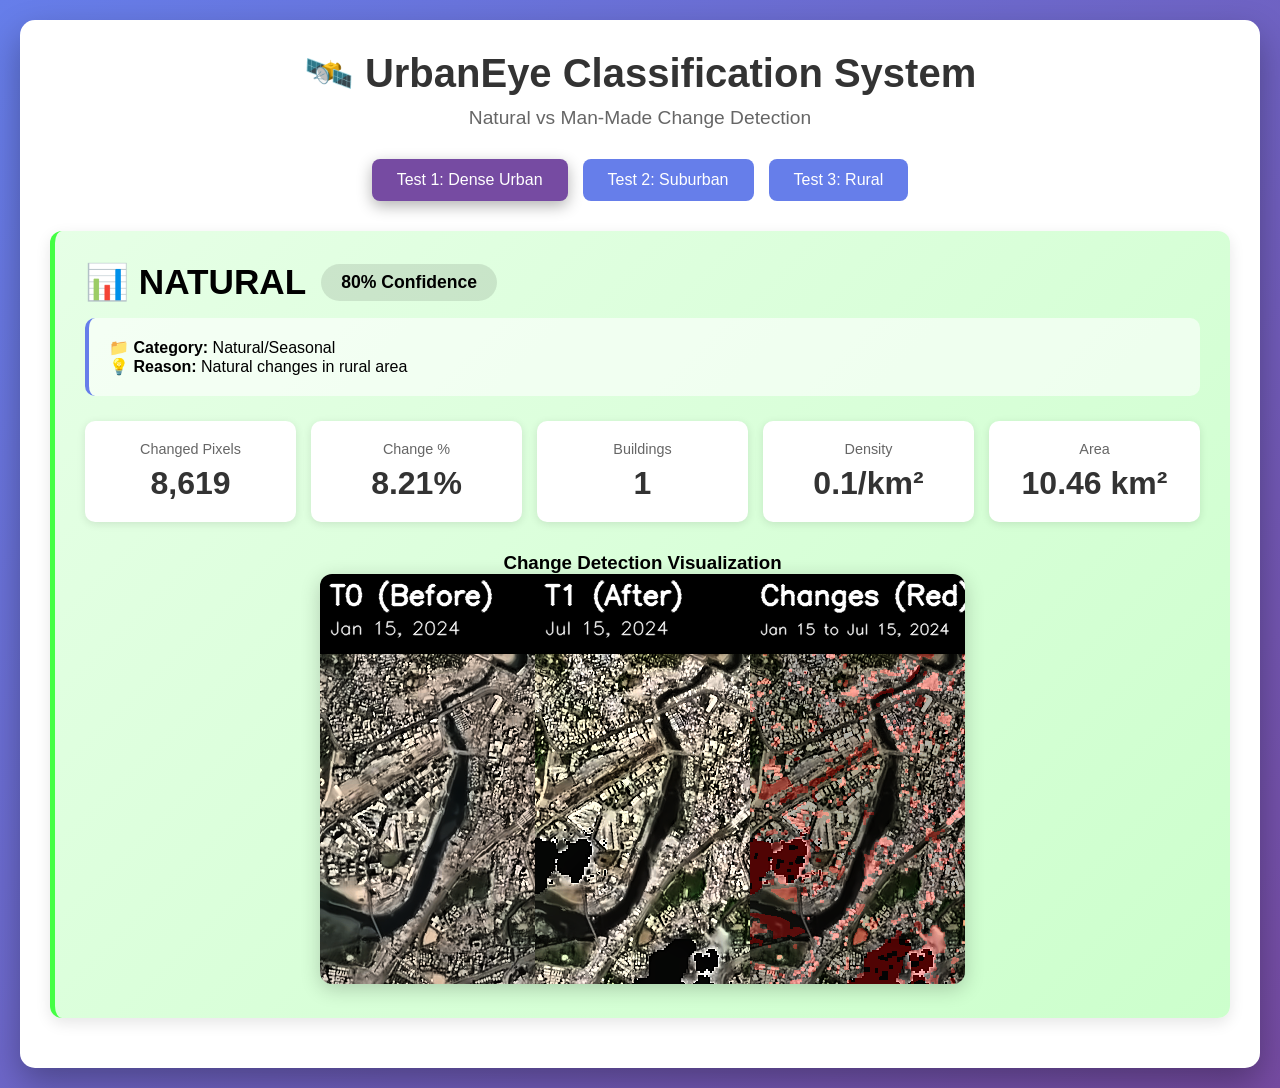
<file: presentation/viewer.html>
<!DOCTYPE html>
<html lang="en">
<head>
    <meta charset="UTF-8">
    <meta name="viewport" content="width=device-width, initial-scale=1.0">
    <title>UrbanEye - Classification Results</title>
    <style>
        * { margin: 0; padding: 0; box-sizing: border-box; }
        body {
            font-family: 'Segoe UI', Tahoma, Geneva, Verdana, sans-serif;
            background: linear-gradient(135deg, #667eea 0%, #764ba2 100%);
            padding: 20px;
        }
        .container {
            max-width: 1400px;
            margin: 0 auto;
            background: white;
            border-radius: 15px;
            padding: 30px;
            box-shadow: 0 15px 35px rgba(0,0,0,0.3);
        }
        h1 {
            text-align: center;
            color: #333;
            font-size: 2.5em;
            margin-bottom: 10px;
        }
        .subtitle {
            text-align: center;
            color: #666;
            font-size: 1.2em;
            margin-bottom: 30px;
        }
        .test-selector {
            display: flex;
            justify-content: center;
            gap: 15px;
            margin-bottom: 30px;
        }
        .test-btn {
            padding: 12px 25px;
            border: none;
            background: #667eea;
            color: white;
            border-radius: 8px;
            cursor: pointer;
            font-size: 1em;
            transition: all 0.3s;
        }
        .test-btn:hover {
            background: #764ba2;
            transform: translateY(-2px);
        }
        .test-btn.active {
            background: #764ba2;
            box-shadow: 0 5px 15px rgba(0,0,0,0.3);
        }
        .result-card {
            border-radius: 12px;
            padding: 30px;
            margin: 20px 0;
            box-shadow: 0 5px 15px rgba(0,0,0,0.1);
        }
        .man-made { background: linear-gradient(135deg, #ffe6e6 0%, #ffcccc 100%); border-left: 5px solid #ff4444; }
        .natural { background: linear-gradient(135deg, #e6ffe6 0%, #ccffcc 100%); border-left: 5px solid #44ff44; }
        .mixed { background: linear-gradient(135deg, #fff3e6 0%, #ffe6cc 100%); border-left: 5px solid #ff9944; }
        .classification {
            font-size: 2.2em;
            font-weight: bold;
            margin-bottom: 15px;
            display: flex;
            align-items: center;
            gap: 15px;
        }
        .badge {
            background: rgba(0,0,0,0.1);
            padding: 8px 20px;
            border-radius: 25px;
            font-size: 0.5em;
        }
        .stats-grid {
            display: grid;
            grid-template-columns: repeat(auto-fit, minmax(200px, 1fr));
            gap: 15px;
            margin: 25px 0;
        }
        .stat-box {
            background: white;
            padding: 20px;
            border-radius: 10px;
            text-align: center;
            box-shadow: 0 2px 8px rgba(0,0,0,0.1);
        }
        .stat-label {
            font-size: 0.9em;
            color: #666;
            margin-bottom: 8px;
        }
        .stat-value {
            font-size: 2em;
            font-weight: bold;
            color: #333;
        }
        .image-section {
            margin-top: 30px;
            text-align: center;
        }
        .image-section img {
            max-width: 100%;
            border-radius: 12px;
            box-shadow: 0 5px 20px rgba(0,0,0,0.2);
        }
        .reason-box {
            background: rgba(255,255,255,0.6);
            padding: 20px;
            border-radius: 10px;
            margin: 15px 0;
            border-left: 4px solid #667eea;
        }
    </style>
</head>
<body>
    <div class="container">
        <h1>🛰️ UrbanEye Classification System</h1>
        <p class="subtitle">Natural vs Man-Made Change Detection</p>
        
        <div class="test-selector">
            <button class="test-btn active" onclick="loadTest(1)">Test 1: Dense Urban</button>
            <button class="test-btn" onclick="loadTest(2)">Test 2: Suburban</button>
            <button class="test-btn" onclick="loadTest(3)">Test 3: Rural</button>
        </div>
        
        <div id="results"></div>
    </div>
    
    <script>
        let currentTest = 1;
        
        function loadTest(testNum) {
            currentTest = testNum;
            
            // Update button states
            document.querySelectorAll('.test-btn').forEach((btn, i) => {
                btn.classList.toggle('active', i + 1 === testNum);
            });
            
            // Determine test folder name
            const testNames = ['Dense_Urban_BKC', 'Suburban_Thane', 'Rural_Area'];
            const testFolder = `test_${testNum}_${testNames[testNum-1]}`;
            
            // Load results
            fetch(`${testFolder}/classification_results.json`)
                .then(r => r.json())
                .then(data => displayResults(data, testFolder))
                .catch(err => {
                    document.getElementById('results').innerHTML = 
                        '<div style="text-align:center; padding:50px; color:#666;">Results not found. Run tests first.</div>';
                });
        }
        
        function displayResults(data, testFolder) {
            const classType = data.classification.toLowerCase().replace('-', '');
            
            document.getElementById('results').innerHTML = `
                <div class="result-card ${classType}">
                    <div class="classification">
                        <span>📊 ${data.classification}</span>
                        <span class="badge">${data.confidence*100}% Confidence</span>
                    </div>
                    
                    <div class="reason-box">
                        <strong>📁 Category:</strong> ${data.subcategory}<br>
                        <strong>💡 Reason:</strong> ${data.reason}
                    </div>
                    
                    <div class="stats-grid">
                        <div class="stat-box">
                            <div class="stat-label">Changed Pixels</div>
                            <div class="stat-value">${data.statistics.changed_pixels.toLocaleString()}</div>
                        </div>
                        <div class="stat-box">
                            <div class="stat-label">Change %</div>
                            <div class="stat-value">${data.statistics.change_percentage}%</div>
                        </div>
                        <div class="stat-box">
                            <div class="stat-label">Buildings</div>
                            <div class="stat-value">${data.statistics.building_count}</div>
                        </div>
                        <div class="stat-box">
                            <div class="stat-label">Density</div>
                            <div class="stat-value">${data.statistics.building_density_per_km2}/km²</div>
                        </div>
                        <div class="stat-box">
                            <div class="stat-label">Area</div>
                            <div class="stat-value">${data.statistics.area_km2} km²</div>
                        </div>
                    </div>
                    
                    <div class="image-section">
                        <h3>Change Detection Visualization</h3>
                        <img src="${testFolder}/change_map.png" alt="Change Map">
                    </div>
                </div>
            `;
        }
        
        // Load first test on page load
        loadTest(1);
    </script>
</body>
</html>
</file>
